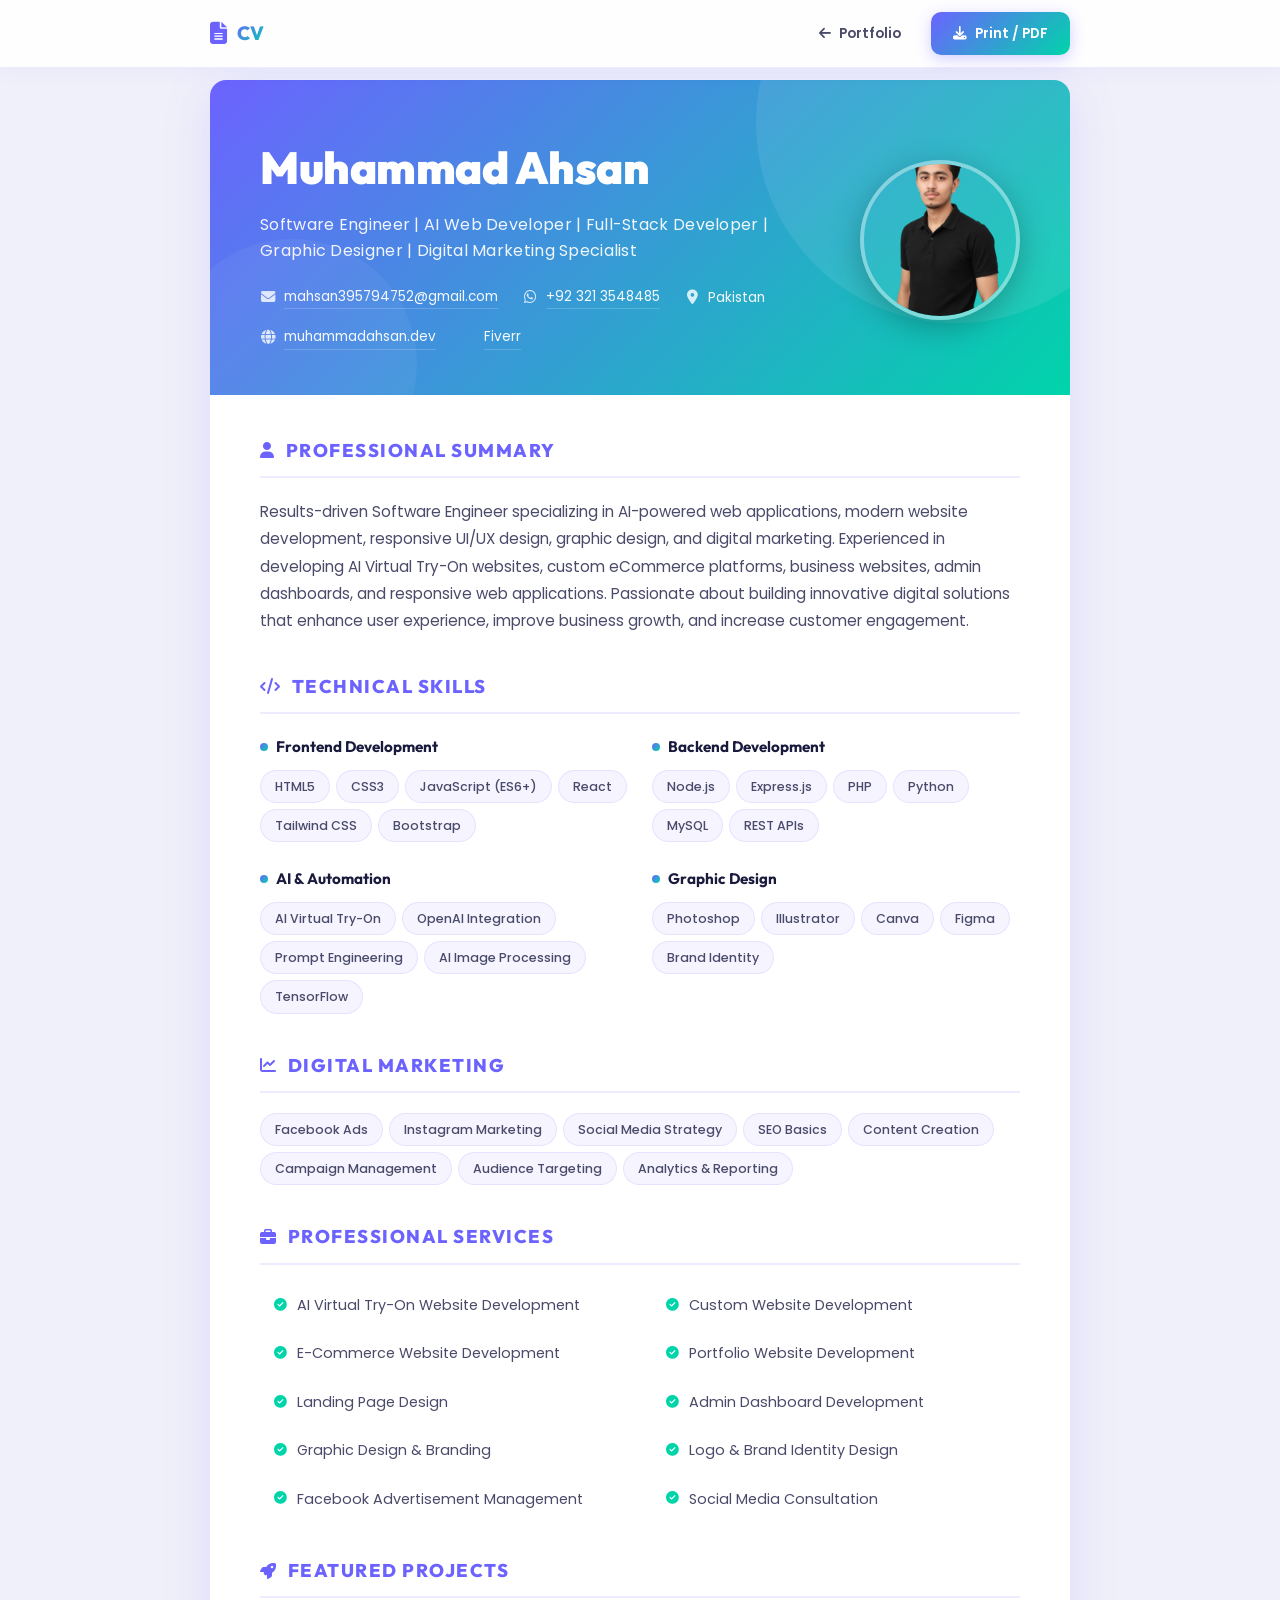
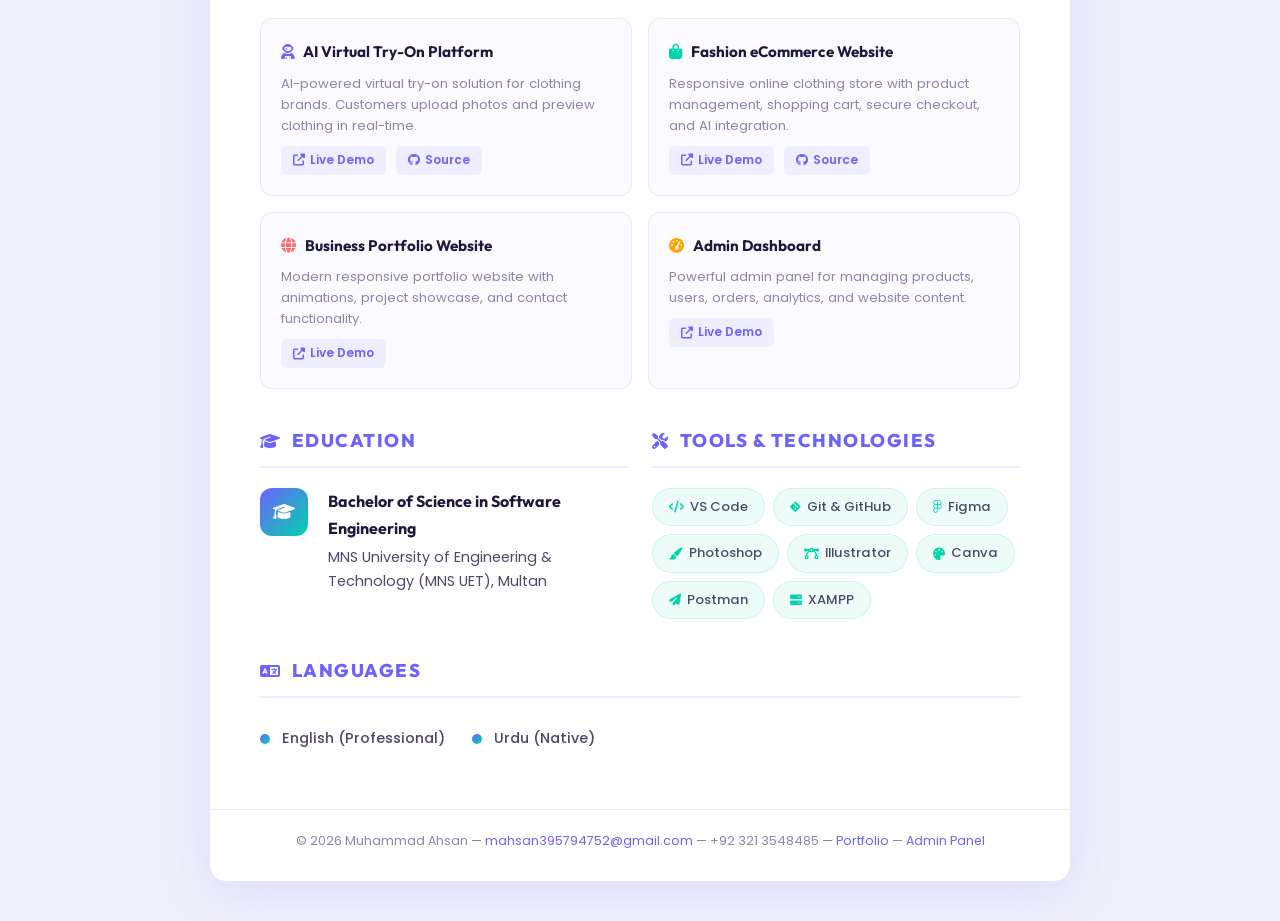
<file: cv.html>
<!DOCTYPE html>
<html lang="en">
<head>
  <meta charset="UTF-8">
  <meta name="viewport" content="width=device-width, initial-scale=1.0">
  <title>Muhammad Ahsan - CV | Software Engineer & AI Developer</title>
  <link rel="preconnect" href="https://fonts.googleapis.com">
  <link rel="preconnect" href="https://fonts.gstatic.com" crossorigin>
  <link href="https://fonts.googleapis.com/css2?family=Poppins:wght@300;400;500;600;700;800&family=Outfit:wght@300;400;500;600;700;800;900&display=swap" rel="stylesheet">
  <link rel="stylesheet" href="https://cdnjs.cloudflare.com/ajax/libs/font-awesome/6.5.1/css/all.min.css">
  <style>
    :root {
      --primary: #6c63ff;
      --primary-dark: #5a52d5;
      --primary-light: #8b83ff;
      --secondary: #00d4aa;
      --accent: #ff6b6b;
      --gradient: linear-gradient(135deg, #6c63ff, #00d4aa);
      --bg: #f0f0fa;
      --bg-card: #ffffff;
      --text: #1a1a3e;
      --text-secondary: #4a4a6a;
      --text-muted: #8888aa;
      --border: rgba(108, 99, 255, 0.12);
      --shadow: 0 4px 20px rgba(108, 99, 255, 0.1);
      --shadow-lg: 0 10px 50px rgba(108, 99, 255, 0.15);
      --radius: 16px;
      --font: 'Poppins', sans-serif;
      --font-heading: 'Outfit', sans-serif;
    }

    * { margin: 0; padding: 0; box-sizing: border-box; }

    body {
      font-family: var(--font);
      background: var(--bg);
      color: var(--text);
      line-height: 1.7;
      -webkit-font-smoothing: antialiased;
    }

    .action-bar {
      position: fixed;
      top: 0;
      left: 0;
      right: 0;
      z-index: 1000;
      background: rgba(255,255,255,0.92);
      backdrop-filter: blur(20px);
      -webkit-backdrop-filter: blur(20px);
      border-bottom: 1px solid var(--border);
      padding: 12px 0;
      box-shadow: 0 2px 20px rgba(108,99,255,0.06);
    }

    .action-bar .container {
      max-width: 900px;
      margin: 0 auto;
      padding: 0 20px;
      display: flex;
      align-items: center;
      justify-content: space-between;
    }

    .action-bar .brand {
      display: flex;
      align-items: center;
      gap: 10px;
      font-family: var(--font-heading);
      font-weight: 800;
      font-size: 1.2rem;
      color: var(--text);
      text-decoration: none;
    }

    .action-bar .brand i {
      color: var(--primary);
      font-size: 1.4rem;
    }

    .action-bar .brand span {
      background: var(--gradient);
      -webkit-background-clip: text;
      -webkit-text-fill-color: transparent;
      background-clip: text;
    }

    .action-buttons {
      display: flex;
      gap: 8px;
    }

    .action-buttons .btn {
      display: inline-flex;
      align-items: center;
      gap: 8px;
      padding: 10px 22px;
      border-radius: 10px;
      font-family: var(--font);
      font-size: 0.85rem;
      font-weight: 600;
      border: none;
      cursor: pointer;
      transition: all 0.3s ease;
      text-decoration: none;
    }

    .btn-print {
      background: var(--gradient);
      color: #fff;
      box-shadow: 0 4px 15px rgba(108, 99, 255, 0.3);
    }

    .btn-print:hover {
      transform: translateY(-2px);
      box-shadow: 0 6px 25px rgba(108, 99, 255, 0.4);
    }

    .btn-save {
      background: #fff;
      color: var(--text);
      border: 1.5px solid var(--border);
    }

    .btn-save:hover {
      border-color: var(--primary);
      color: var(--primary);
      transform: translateY(-2px);
    }

    .btn-back {
      background: transparent;
      color: var(--text-secondary);
      border: 1.5px solid var(--border);
    }

    .btn-back:hover {
      border-color: var(--primary);
      color: var(--primary);
    }

    .cv-wrapper {
      max-width: 900px;
      margin: 80px auto 40px;
      padding: 0 20px;
    }

    .cv {
      background: var(--bg-card);
      border-radius: var(--radius);
      box-shadow: var(--shadow-lg);
      overflow: hidden;
    }

    .cv-header {
      background: var(--gradient);
      color: #fff;
      padding: 50px 50px 45px;
      position: relative;
      overflow: hidden;
    }

    .cv-header-inner {
      display: flex;
      align-items: center;
      gap: 40px;
      position: relative;
      z-index: 2;
    }

    .cv-header-text {
      flex: 1;
    }

    .cv-photo {
      width: 160px;
      height: 160px;
      border-radius: 50%;
      border: 4px solid rgba(255,255,255,0.4);
      object-fit: cover;
      flex-shrink: 0;
      box-shadow: 0 8px 30px rgba(0,0,0,0.25);
      transition: transform 0.3s ease;
    }

    .cv-photo:hover {
      transform: scale(1.03);
    }

    .cv-header::before {
      content: '';
      position: absolute;
      top: -50%;
      right: -10%;
      width: 400px;
      height: 400px;
      background: rgba(255,255,255,0.08);
      border-radius: 50%;
    }

    .cv-header::after {
      content: '';
      position: absolute;
      bottom: -30%;
      left: -5%;
      width: 250px;
      height: 250px;
      background: rgba(255,255,255,0.05);
      border-radius: 50%;
    }

    .cv-header-content {
      position: relative;
      z-index: 2;
    }

    .cv-name {
      font-family: var(--font-heading);
      font-size: 2.8rem;
      font-weight: 900;
      letter-spacing: -0.5px;
      margin-bottom: 6px;
    }

    .cv-role {
      font-size: 1rem;
      font-weight: 400;
      opacity: 0.92;
      margin-bottom: 22px;
      letter-spacing: 0.3px;
      line-height: 1.6;
    }

    .cv-contact-row {
      display: flex;
      flex-wrap: wrap;
      gap: 16px 24px;
    }

    .cv-contact-item {
      display: flex;
      align-items: center;
      gap: 8px;
      font-size: 0.85rem;
      opacity: 0.95;
    }

    .cv-contact-item i {
      width: 16px;
      text-align: center;
      opacity: 0.85;
      font-size: 0.9rem;
    }

    .cv-contact-item a {
      color: #fff;
      text-decoration: none;
      border-bottom: 1px solid rgba(255,255,255,0.2);
      transition: border-color 0.2s;
    }

    .cv-contact-item a:hover {
      border-bottom-color: #fff;
    }

    .cv-body {
      padding: 40px 50px 50px;
    }

    .cv-section {
      margin-bottom: 36px;
    }

    .cv-section:last-child {
      margin-bottom: 0;
    }

    .cv-section-title {
      font-family: var(--font-heading);
      font-size: 1.15rem;
      font-weight: 800;
      color: var(--primary);
      text-transform: uppercase;
      letter-spacing: 1.5px;
      padding-bottom: 10px;
      margin-bottom: 20px;
      border-bottom: 2.5px solid var(--border);
      display: flex;
      align-items: center;
      gap: 10px;
    }

    .cv-section-title i {
      font-size: 1rem;
    }

    .cv-summary {
      font-size: 0.95rem;
      color: var(--text-secondary);
      line-height: 1.8;
    }

    .skills-grid {
      display: grid;
      grid-template-columns: 1fr 1fr;
      gap: 24px;
    }

    .skill-group h4 {
      font-family: var(--font-heading);
      font-size: 0.95rem;
      font-weight: 700;
      color: var(--text);
      margin-bottom: 10px;
      display: flex;
      align-items: center;
      gap: 8px;
    }

    .skill-group h4 .skill-dot {
      width: 8px;
      height: 8px;
      border-radius: 50%;
      background: var(--gradient);
      flex-shrink: 0;
    }

    .skill-tags {
      display: flex;
      flex-wrap: wrap;
      gap: 6px;
    }

    .skill-tag {
      padding: 5px 14px;
      background: rgba(108, 99, 255, 0.07);
      border: 1px solid rgba(108, 99, 255, 0.12);
      border-radius: 20px;
      font-size: 0.78rem;
      font-weight: 500;
      color: var(--text-secondary);
      transition: all 0.2s;
    }

    .skill-tag:hover {
      background: rgba(108, 99, 255, 0.15);
      color: var(--primary);
      border-color: rgba(108, 99, 255, 0.3);
    }

    .services-list {
      display: grid;
      grid-template-columns: 1fr 1fr;
      gap: 8px 24px;
    }

    .service-item {
      display: flex;
      align-items: center;
      gap: 10px;
      padding: 8px 14px;
      border-radius: 10px;
      font-size: 0.9rem;
      color: var(--text-secondary);
      transition: background 0.2s;
    }

    .service-item:hover {
      background: rgba(108, 99, 255, 0.05);
    }

    .service-item i {
      color: var(--secondary);
      font-size: 0.8rem;
      flex-shrink: 0;
    }

    .projects-grid {
      display: grid;
      grid-template-columns: 1fr 1fr;
      gap: 16px;
    }

    .project-item {
      padding: 20px;
      background: rgba(108, 99, 255, 0.03);
      border: 1px solid var(--border);
      border-radius: 12px;
      transition: all 0.3s;
    }

    .project-item:hover {
      border-color: rgba(108, 99, 255, 0.25);
      box-shadow: 0 4px 15px rgba(108, 99, 255, 0.08);
      transform: translateY(-2px);
    }

    .project-item h4 {
      font-family: var(--font-heading);
      font-size: 0.95rem;
      font-weight: 700;
      color: var(--text);
      margin-bottom: 8px;
    }

    .project-item p {
      font-size: 0.82rem;
      color: var(--text-muted);
      line-height: 1.6;
      margin-bottom: 10px;
    }

    .project-links {
      display: flex;
      gap: 10px;
    }

    .project-link {
      display: inline-flex;
      align-items: center;
      gap: 5px;
      font-size: 0.75rem;
      font-weight: 600;
      color: var(--primary);
      text-decoration: none;
      padding: 4px 12px;
      background: rgba(108, 99, 255, 0.08);
      border-radius: 6px;
      transition: all 0.2s;
    }

    .project-link:hover {
      background: var(--primary);
      color: #fff;
    }

    .education-item {
      display: flex;
      gap: 20px;
      align-items: flex-start;
    }

    .edu-icon {
      width: 48px;
      height: 48px;
      display: flex;
      align-items: center;
      justify-content: center;
      background: var(--gradient);
      color: #fff;
      border-radius: 12px;
      font-size: 1.1rem;
      flex-shrink: 0;
    }

    .edu-info h4 {
      font-family: var(--font-heading);
      font-size: 1rem;
      font-weight: 700;
      color: var(--text);
      margin-bottom: 2px;
    }

    .edu-info p {
      font-size: 0.9rem;
      color: var(--text-secondary);
    }

    .edu-info .edu-year {
      font-size: 0.8rem;
      color: var(--text-muted);
      margin-top: 2px;
    }

    .tools-grid {
      display: flex;
      flex-wrap: wrap;
      gap: 8px;
    }

    .tool-tag {
      display: flex;
      align-items: center;
      gap: 6px;
      padding: 7px 16px;
      background: rgba(0, 212, 170, 0.07);
      border: 1px solid rgba(0, 212, 170, 0.15);
      border-radius: 20px;
      font-size: 0.82rem;
      font-weight: 500;
      color: var(--text-secondary);
    }

    .tool-tag i {
      color: var(--secondary);
      font-size: 0.75rem;
    }

    .two-col {
      display: grid;
      grid-template-columns: 1fr 1fr;
      gap: 24px;
    }

    .lang-item {
      display: flex;
      align-items: center;
      gap: 12px;
      padding: 8px 0;
    }

    .lang-dot {
      width: 10px;
      height: 10px;
      border-radius: 50%;
      background: var(--gradient);
    }

    .lang-item span {
      font-size: 0.9rem;
      font-weight: 500;
      color: var(--text-secondary);
    }

    .cv-footer {
      text-align: center;
      padding: 20px 50px 30px;
      font-size: 0.78rem;
      color: var(--text-muted);
      border-top: 1px solid var(--border);
    }

    .cv-footer a {
      color: var(--primary);
      text-decoration: none;
    }

    .cv-footer a:hover {
      text-decoration: underline;
    }

    @media (max-width: 768px) {
      .action-bar .brand { font-size: 1rem; }
      .action-buttons .btn { padding: 8px 14px; font-size: 0.78rem; }
      .btn-back span, .btn-save span { display: none; }

      .cv-wrapper { margin-top: 70px; padding: 0 12px; }
      .cv-header { padding: 30px 24px 28px; }
      .cv-header-inner { flex-direction: column-reverse; text-align: center; gap: 20px; }
      .cv-photo { width: 130px; height: 130px; }
      .cv-name { font-size: 2rem; }
      .cv-role { font-size: 0.85rem; }
      .cv-contact-row { justify-content: center; gap: 10px 18px; }
      .cv-contact-item { font-size: 0.78rem; }

      .cv-body { padding: 28px 24px 32px; }
      .cv-section-title { font-size: 1rem; }

      .skills-grid { grid-template-columns: 1fr; gap: 18px; }
      .services-list { grid-template-columns: 1fr; }
      .projects-grid { grid-template-columns: 1fr; }
      .two-col { grid-template-columns: 1fr; }
    }

    @media (max-width: 480px) {
      .cv-name { font-size: 1.6rem; }
      .cv-header { padding: 24px 18px 22px; }
      .cv-photo { width: 110px; height: 110px; }
      .cv-body { padding: 22px 18px 26px; }
      .cv-contact-row { flex-direction: column; gap: 6px; align-items: center; }
      .action-buttons { gap: 5px; }
      .action-buttons .btn { padding: 7px 10px; font-size: 0.72rem; }
    }

    @media print {
      @page {
        margin: 0.5in;
        size: A4;
      }

      body {
        background: #fff;
        -webkit-print-color-adjust: exact;
        print-color-adjust: exact;
      }

      .action-bar { display: none !important; }

      .cv-wrapper {
        margin: 0;
        padding: 0;
        max-width: 100%;
      }

      .cv {
        box-shadow: none;
        border-radius: 0;
      }

      .cv-header {
        padding: 30px 35px 25px;
        -webkit-print-color-adjust: exact;
        print-color-adjust: exact;
      }

      .cv-photo {
        width: 120px;
        height: 120px;
        -webkit-print-color-adjust: exact;
        print-color-adjust: exact;
        border: 3px solid rgba(255,255,255,0.3);
      }

      .cv-name { font-size: 2.2rem; }
      .cv-body { padding: 20px 35px 15px; }
      .cv-section { margin-bottom: 16px; page-break-inside: avoid; }
      .cv-footer { padding: 12px 35px; }

      .skill-tag, .tool-tag, .service-item, .project-item {
        -webkit-print-color-adjust: exact;
        print-color-adjust: exact;
      }

      .project-item { break-inside: avoid; }
      .project-link { display: none; }
    }
  </style>
</head>
<body>

  <div class="action-bar">
    <div class="container">
      <a href="index.html" class="brand">
        <i class="fas fa-file-alt"></i> <span>CV</span>
      </a>
      <div class="action-buttons">
        <a href="index.html" class="btn btn-back"><i class="fas fa-arrow-left"></i> <span>Portfolio</span></a>
        <button class="btn btn-print" onclick="window.print()"><i class="fas fa-download"></i> <span>Print / PDF</span></button>
      </div>
    </div>
  </div>

  <div class="cv-wrapper">
    <div class="cv">

      <div class="cv-header">
        <div class="cv-header-inner">
          <div class="cv-header-text">
            <h1 class="cv-name">Muhammad Ahsan</h1>
            <p class="cv-role">Software Engineer | AI Web Developer | Full-Stack Developer | Graphic Designer | Digital Marketing Specialist</p>
            <div class="cv-contact-row">
              <div class="cv-contact-item">
                <i class="fas fa-envelope"></i>
                <a href="mailto:mahsan395794752@gmail.com">mahsan395794752@gmail.com</a>
              </div>
              <div class="cv-contact-item">
                <i class="fab fa-whatsapp"></i>
                <a href="https://wa.me/923213548485" target="_blank">+92 321 3548485</a>
              </div>
              <div class="cv-contact-item">
                <i class="fas fa-map-marker-alt"></i>
                <span>Pakistan</span>
              </div>
              <div class="cv-contact-item">
                <i class="fas fa-globe"></i>
                <a href="index.html" target="_blank">muhammadahsan.dev</a>
              </div>
              <div class="cv-contact-item">
                <i class="fab fa-fiverr"></i>
                <a href="https://www.fiverr.com/mahsaan381" target="_blank">Fiverr</a>
              </div>
            </div>
          </div>
          <img src="images/cv-photo.png" alt="Muhammad Ahsan" class="cv-photo">
        </div>
      </div>

      <div class="cv-body">

        <div class="cv-section">
          <h2 class="cv-section-title"><i class="fas fa-user"></i> Professional Summary</h2>
          <p class="cv-summary">
            Results-driven Software Engineer specializing in AI-powered web applications, modern website development, responsive UI/UX design, graphic design, and digital marketing. Experienced in developing AI Virtual Try-On websites, custom eCommerce platforms, business websites, admin dashboards, and responsive web applications. Passionate about building innovative digital solutions that enhance user experience, improve business growth, and increase customer engagement.
          </p>
        </div>

        <div class="cv-section">
          <h2 class="cv-section-title"><i class="fas fa-code"></i> Technical Skills</h2>
          <div class="skills-grid">
            <div class="skill-group">
              <h4><span class="skill-dot"></span> Frontend Development</h4>
              <div class="skill-tags">
                <span class="skill-tag">HTML5</span>
                <span class="skill-tag">CSS3</span>
                <span class="skill-tag">JavaScript (ES6+)</span>
                <span class="skill-tag">React</span>
                <span class="skill-tag">Tailwind CSS</span>
                <span class="skill-tag">Bootstrap</span>
              </div>
            </div>
            <div class="skill-group">
              <h4><span class="skill-dot"></span> Backend Development</h4>
              <div class="skill-tags">
                <span class="skill-tag">Node.js</span>
                <span class="skill-tag">Express.js</span>
                <span class="skill-tag">PHP</span>
                <span class="skill-tag">Python</span>
                <span class="skill-tag">MySQL</span>
                <span class="skill-tag">REST APIs</span>
              </div>
            </div>
            <div class="skill-group">
              <h4><span class="skill-dot"></span> AI & Automation</h4>
              <div class="skill-tags">
                <span class="skill-tag">AI Virtual Try-On</span>
                <span class="skill-tag">OpenAI Integration</span>
                <span class="skill-tag">Prompt Engineering</span>
                <span class="skill-tag">AI Image Processing</span>
                <span class="skill-tag">TensorFlow</span>
              </div>
            </div>
            <div class="skill-group">
              <h4><span class="skill-dot"></span> Graphic Design</h4>
              <div class="skill-tags">
                <span class="skill-tag">Photoshop</span>
                <span class="skill-tag">Illustrator</span>
                <span class="skill-tag">Canva</span>
                <span class="skill-tag">Figma</span>
                <span class="skill-tag">Brand Identity</span>
              </div>
            </div>
          </div>
        </div>

        <div class="cv-section">
          <h2 class="cv-section-title"><i class="fas fa-chart-line"></i> Digital Marketing</h2>
          <div class="skill-tags">
            <span class="skill-tag">Facebook Ads</span>
            <span class="skill-tag">Instagram Marketing</span>
            <span class="skill-tag">Social Media Strategy</span>
            <span class="skill-tag">SEO Basics</span>
            <span class="skill-tag">Content Creation</span>
            <span class="skill-tag">Campaign Management</span>
            <span class="skill-tag">Audience Targeting</span>
            <span class="skill-tag">Analytics & Reporting</span>
          </div>
        </div>

        <div class="cv-section">
          <h2 class="cv-section-title"><i class="fas fa-briefcase"></i> Professional Services</h2>
          <div class="services-list">
            <div class="service-item"><i class="fas fa-check-circle"></i> AI Virtual Try-On Website Development</div>
            <div class="service-item"><i class="fas fa-check-circle"></i> Custom Website Development</div>
            <div class="service-item"><i class="fas fa-check-circle"></i> E-Commerce Website Development</div>
            <div class="service-item"><i class="fas fa-check-circle"></i> Portfolio Website Development</div>
            <div class="service-item"><i class="fas fa-check-circle"></i> Landing Page Design</div>
            <div class="service-item"><i class="fas fa-check-circle"></i> Admin Dashboard Development</div>
            <div class="service-item"><i class="fas fa-check-circle"></i> Graphic Design & Branding</div>
            <div class="service-item"><i class="fas fa-check-circle"></i> Logo & Brand Identity Design</div>
            <div class="service-item"><i class="fas fa-check-circle"></i> Facebook Advertisement Management</div>
            <div class="service-item"><i class="fas fa-check-circle"></i> Social Media Consultation</div>
          </div>
        </div>

        <div class="cv-section">
          <h2 class="cv-section-title"><i class="fas fa-rocket"></i> Featured Projects</h2>
          <div class="projects-grid">
            <div class="project-item">
              <h4><i class="fas fa-user-astronaut" style="color:var(--primary);margin-right:6px;"></i> AI Virtual Try-On Platform</h4>
              <p>AI-powered virtual try-on solution for clothing brands. Customers upload photos and preview clothing in real-time.</p>
              <div class="project-links">
                <a href="index.html#portfolio" class="project-link"><i class="fas fa-external-link-alt"></i> Live Demo</a>
                <a href="https://github.com/ahsan762" target="_blank" class="project-link"><i class="fab fa-github"></i> Source</a>
              </div>
            </div>
            <div class="project-item">
              <h4><i class="fas fa-shopping-bag" style="color:var(--secondary);margin-right:6px;"></i> Fashion eCommerce Website</h4>
              <p>Responsive online clothing store with product management, shopping cart, secure checkout, and AI integration.</p>
              <div class="project-links">
                <a href="index.html#portfolio" class="project-link"><i class="fas fa-external-link-alt"></i> Live Demo</a>
                <a href="https://github.com/ahsan762" target="_blank" class="project-link"><i class="fab fa-github"></i> Source</a>
              </div>
            </div>
            <div class="project-item">
              <h4><i class="fas fa-globe" style="color:var(--accent);margin-right:6px;"></i> Business Portfolio Website</h4>
              <p>Modern responsive portfolio website with animations, project showcase, and contact functionality.</p>
              <div class="project-links">
                <a href="index.html" class="project-link"><i class="fas fa-external-link-alt"></i> Live Demo</a>
              </div>
            </div>
            <div class="project-item">
              <h4><i class="fas fa-tachometer-alt" style="color:#ffa502;margin-right:6px;"></i> Admin Dashboard</h4>
              <p>Powerful admin panel for managing products, users, orders, analytics, and website content.</p>
              <div class="project-links">
                <a href="indexadmin.html" class="project-link"><i class="fas fa-external-link-alt"></i> Live Demo</a>
              </div>
            </div>
          </div>
        </div>

        <div class="cv-section">
          <div class="two-col">
            <div>
              <h2 class="cv-section-title"><i class="fas fa-graduation-cap"></i> Education</h2>
              <div class="education-item">
                <div class="edu-icon"><i class="fas fa-graduation-cap"></i></div>
                <div class="edu-info">
                  <h4>Bachelor of Science in Software Engineering</h4>
                  <p>MNS University of Engineering & Technology (MNS UET), Multan</p>
                </div>
              </div>
            </div>
            <div>
              <h2 class="cv-section-title"><i class="fas fa-tools"></i> Tools & Technologies</h2>
              <div class="tools-grid">
                <span class="tool-tag"><i class="fas fa-code"></i> VS Code</span>
                <span class="tool-tag"><i class="fab fa-git-alt"></i> Git & GitHub</span>
                <span class="tool-tag"><i class="fab fa-figma"></i> Figma</span>
                <span class="tool-tag"><i class="fas fa-paint-brush"></i> Photoshop</span>
                <span class="tool-tag"><i class="fas fa-bezier-curve"></i> Illustrator</span>
                <span class="tool-tag"><i class="fas fa-palette"></i> Canva</span>
                <span class="tool-tag"><i class="fas fa-paper-plane"></i> Postman</span>
                <span class="tool-tag"><i class="fas fa-server"></i> XAMPP</span>
              </div>
            </div>
          </div>
        </div>

        <div class="cv-section">
          <h2 class="cv-section-title"><i class="fas fa-language"></i> Languages</h2>
          <div class="two-col" style="grid-template-columns: 1fr 1fr; max-width: 400px;">
            <div class="lang-item">
              <div class="lang-dot"></div>
              <span>English (Professional)</span>
            </div>
            <div class="lang-item">
              <div class="lang-dot"></div>
              <span>Urdu (Native)</span>
            </div>
          </div>
        </div>

      </div>

      <div class="cv-footer">
        <p>&copy; 2026 Muhammad Ahsan &mdash; <a href="mailto:mahsan395794752@gmail.com">mahsan395794752@gmail.com</a> &mdash; +92 321 3548485 &mdash; <a href="index.html">Portfolio</a> &mdash; <a href="indexadmin.html">Admin Panel</a></p>
      </div>

    </div>
  </div>


</body>
</html>
</file>
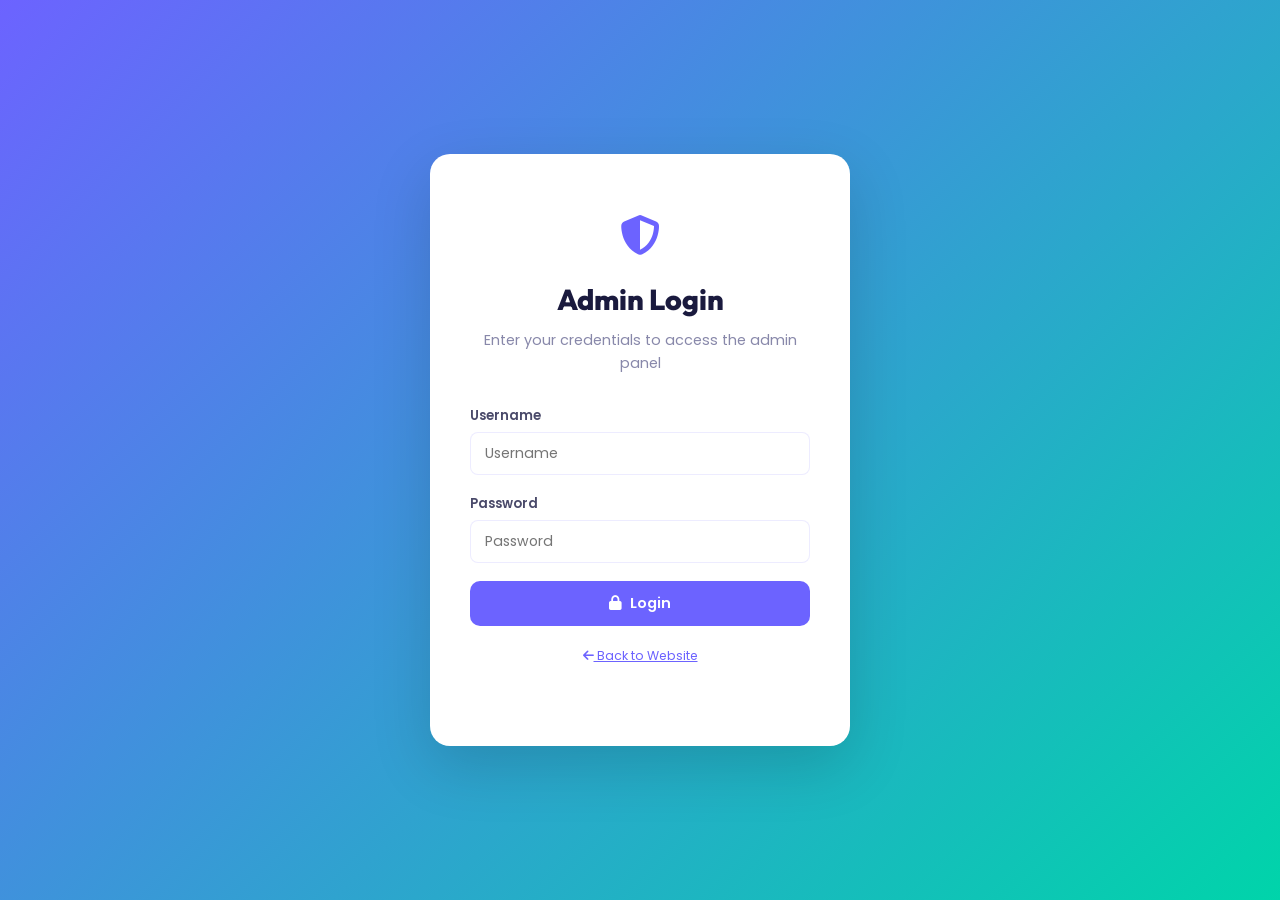
<file: indexadmin.html>
<!DOCTYPE html>
<html lang="en">
<head>
  <meta charset="UTF-8">
  <meta name="viewport" content="width=device-width, initial-scale=1.0">
  <title>Admin Panel - Muhammad Ahsan</title>
  <link rel="preconnect" href="https://fonts.googleapis.com">
  <link rel="preconnect" href="https://fonts.gstatic.com" crossorigin>
  <link href="https://fonts.googleapis.com/css2?family=Poppins:wght@300;400;500;600;700;800&family=Outfit:wght@300;400;500;600;700;800;900&display=swap" rel="stylesheet">
  <link rel="stylesheet" href="https://cdnjs.cloudflare.com/ajax/libs/font-awesome/6.5.1/css/all.min.css">
  <link rel="stylesheet" href="css/admin.css">
</head>
<body>

<div id="loginPage" class="login-page">
  <div class="login-box">
    <div class="logo"><i class="fas fa-shield-halved" style="color:#6c63ff"></i></div>
    <h1>Admin Login</h1>
    <p>Enter your credentials to access the admin panel</p>
    <div id="loginError" class="login-error"></div>
    <form id="loginForm">
      <div class="form-group">
        <label>Username</label>
        <input type="text" id="username" placeholder="Username" required>
      </div>
      <div class="form-group">
        <label>Password</label>
        <input type="password" id="password" placeholder="Password" required>
      </div>
      <button type="submit" class="btn btn-primary"><i class="fas fa-lock"></i> Login</button>
    </form>
    <p style="margin-top:20px;font-size:0.78rem;color:var(--text-muted)">
      <a href="index.html" style="color:var(--primary)"><i class="fas fa-arrow-left"></i> Back to Website</a>
    </p>
  </div>
</div>

<div id="dashboard" class="admin-page" style="display:none">

  <aside class="sidebar">
    <div class="sidebar-header">
      <i class="fas fa-crown" style="color:var(--secondary);font-size:1.5rem"></i>
      <h2><span>A</span>dmin</h2>
      <a href="index.html" class="back-link" title="View Website"><i class="fas fa-external-link-alt"></i></a>
    </div>
    <nav class="sidebar-nav">
      <button class="nav-item active" data-page="dashboard-page"><i class="fas fa-chart-pie"></i> Dashboard</button>
      <button class="nav-item" data-page="projects-page"><i class="fas fa-folder"></i> Projects</button>
      <button class="nav-item" data-page="settings-page"><i class="fas fa-cog"></i> Site Settings</button>
      <button class="nav-item" data-page="contacts-page"><i class="fas fa-address-book"></i> Contacts</button>
    </nav>
    <div class="sidebar-footer">
      <button class="nav-item" id="logoutBtn"><i class="fas fa-right-from-bracket"></i> Logout</button>
    </div>
  </aside>

  <main class="main-content">

    <div id="successMsg" class="success-msg"></div>

    <!-- Dashboard -->
    <section id="dashboard-page" class="page-section active">
      <div class="admin-header">
        <h1>Dashboard</h1>
        <a href="index.html" class="btn btn-secondary btn-sm"><i class="fas fa-eye"></i> View Site</a>
      </div>

      <div class="stats-grid">
        <div class="stat-card">
          <div class="stat-icon blue"><i class="fas fa-folder"></i></div>
          <div class="stat-number" id="statProjects">0</div>
          <div class="stat-label">Projects</div>
        </div>
        <div class="stat-card">
          <div class="stat-icon green"><i class="fas fa-briefcase"></i></div>
          <div class="stat-number" id="statServices">10</div>
          <div class="stat-label">Services</div>
        </div>
        <div class="stat-card">
          <div class="stat-icon orange"><i class="fas fa-envelope"></i></div>
          <div class="stat-number" id="statContacts">0</div>
          <div class="stat-label">Contacts</div>
        </div>
        <div class="stat-card">
          <div class="stat-icon red"><i class="fas fa-globe"></i></div>
          <div class="stat-number" id="statViews">1</div>
          <div class="stat-label">Live Sites</div>
        </div>
      </div>

      <div class="card">
        <div class="card-header">
          <h3><i class="fas fa-clock" style="color:var(--primary);margin-right:8px"></i> Recent Projects</h3>
          <button class="btn btn-primary btn-sm" onclick="document.querySelector('[data-page=projects-page]').click()">
            <i class="fas fa-plus"></i> Manage
          </button>
        </div>
        <div class="card-body">
          <table class="table">
            <thead><tr><th>Project</th><th>Category</th><th>Link</th></tr></thead>
            <tbody id="recentProjects"></tbody>
          </table>
        </div>
      </div>
    </section>

    <!-- Projects -->
    <section id="projects-page" class="page-section">
      <div class="admin-header">
        <h1>Manage <span>Projects</span></h1>
        <button class="btn btn-primary btn-sm" id="addProjectBtn"><i class="fas fa-plus"></i> Add Project</button>
      </div>

      <div class="card">
        <div class="card-body">
          <table class="table">
            <thead><tr><th>Name</th><th>Category</th><th>Link</th><th>Actions</th></tr></thead>
            <tbody id="projectsList"></tbody>
          </table>
        </div>
      </div>
    </section>

    <!-- Site Settings -->
    <section id="settings-page" class="page-section">
      <div class="admin-header">
        <h1>Site <span>Settings</span></h1>
      </div>

      <div class="card">
        <div class="card-header"><h3><i class="fas fa-address-card" style="color:var(--primary);margin-right:8px"></i> Contact Information</h3></div>
        <div class="card-body">
          <form id="siteInfoForm">
            <div class="form-grid">
              <div class="form-group">
                <label><i class="fas fa-envelope" style="color:var(--primary);width:16px"></i> Email</label>
                <input type="email" id="siteEmail" placeholder="your@email.com">
              </div>
              <div class="form-group">
                <label><i class="fas fa-phone" style="color:var(--primary);width:16px"></i> Phone</label>
                <input type="text" id="sitePhone" placeholder="+92 300 1234567">
              </div>
              <div class="form-group">
                <label><i class="fab fa-whatsapp" style="color:var(--primary);width:16px"></i> WhatsApp Number</label>
                <input type="text" id="siteWhatsapp" placeholder="923001234567">
              </div>
              <div class="form-group">
                <label><i class="fas fa-map-marker-alt" style="color:var(--primary);width:16px"></i> Location</label>
                <input type="text" id="siteLocation" placeholder="Pakistan">
              </div>
            </div>

            <div class="card-header" style="padding-left:0;padding-right:0;margin-top:24px"><h3><i class="fas fa-link" style="color:var(--primary);margin-right:8px"></i> Social Links</h3></div>

            <div class="form-grid" style="margin-top:20px">
              <div class="form-group">
                <label><i class="fab fa-facebook" style="color:#1877f2;width:16px"></i> Facebook URL</label>
                <input type="url" id="siteFacebook" placeholder="https://facebook.com/...">
              </div>
              <div class="form-group">
                <label><i class="fab fa-instagram" style="color:#e4405f;width:16px"></i> Instagram URL</label>
                <input type="url" id="siteInstagram" placeholder="https://instagram.com/...">
              </div>
              <div class="form-group">
                <label><i class="fab fa-linkedin" style="color:#0a66c2;width:16px"></i> LinkedIn URL</label>
                <input type="url" id="siteLinkedin" placeholder="https://linkedin.com/in/...">
              </div>
              <div class="form-group">
                <label><i class="fab fa-github" style="color:#333;width:16px"></i> GitHub URL</label>
                <input type="url" id="siteGithub" placeholder="https://github.com/...">
              </div>
              <div class="form-group">
                <label><i class="fab fa-youtube" style="color:#ff0000;width:16px"></i> YouTube URL</label>
                <input type="url" id="siteYoutube" placeholder="https://youtube.com/@...">
              </div>
              <div class="form-group">
                <label><i class="fab fa-fiverr" style="color:#1dbf73;width:16px"></i> Fiverr Profile URL</label>
                <input type="url" id="siteFiverr" placeholder="https://fiverr.com/...">
              </div>
            </div>

            <button type="submit" class="btn btn-primary" style="margin-top:20px;width:auto">
              <i class="fas fa-save"></i> Save Settings
            </button>
          </form>
        </div>
      </div>
    </section>

    <!-- Contacts -->
    <section id="contacts-page" class="page-section">
      <div class="admin-header">
        <h1>Contact <span>Information</span></h1>
        <a href="index.html#contact" class="btn btn-secondary btn-sm"><i class="fas fa-envelope"></i> View Contact Form</a>
      </div>

      <div class="card">
        <div class="card-header"><h3><i class="fas fa-address-book" style="color:var(--primary);margin-right:8px"></i> Saved Contact Details</h3></div>
        <div class="card-body">
          <p style="font-size:0.85rem;color:var(--text-muted);margin-bottom:16px">
            Update your contact details in <strong>Site Settings</strong>. The information below reflects your saved settings.
          </p>
          <table class="table">
            <thead><tr><th>Type</th><th>Value</th></tr></thead>
            <tbody id="contactsList"></tbody>
          </table>
        </div>
      </div>
    </section>

  </main>
</div>

<!-- Project Modal -->
<div id="projectModal" class="modal-overlay">
  <div class="modal">
    <h2 id="modalTitle">Add Project</h2>
    <form id="projectForm">
      <input type="hidden" id="projectIndex">
      <div class="form-group">
        <label>Project Name *</label>
        <input type="text" id="projectName" placeholder="e.g. AI Virtual Try-On Platform" required>
      </div>
      <div class="form-group">
        <label>Description</label>
        <textarea id="projectDesc" rows="3" placeholder="Brief description of the project"></textarea>
      </div>
      <div class="form-row">
        <div class="form-group">
          <label>Category</label>
          <select id="projectCategory">
            <option value="Website">Website</option>
            <option value="AI">AI Project</option>
            <option value="Design">Graphic Design</option>
            <option value="Marketing">Marketing</option>
            <option value="E-Commerce">E-Commerce</option>
            <option value="Other">Other</option>
          </select>
        </div>
        <div class="form-group">
          <label>Project Link (URL)</label>
          <input type="url" id="projectLink" placeholder="https://... or relative path">
        </div>
      </div>
      <div class="modal-actions">
        <button type="submit" class="btn btn-primary"><i class="fas fa-save"></i> Save Project</button>
        <button type="button" class="btn btn-secondary" id="cancelProject"><i class="fas fa-times"></i> Cancel</button>
      </div>
    </form>
  </div>
</div>

<script src="js/admin.js"></script>
</body>
</html>
</file>
<file: css/admin.css>
* { margin: 0; padding: 0; box-sizing: border-box; }

:root {
  --primary: #6c63ff;
  --primary-dark: #5a52d5;
  --secondary: #00d4aa;
  --bg: #f0f0fa;
  --bg-card: #fff;
  --text: #1a1a3e;
  --text-secondary: #4a4a6a;
  --text-muted: #8888aa;
  --border: rgba(108,99,255,0.12);
  --shadow: 0 2px 12px rgba(108,99,255,0.08);
  --radius: 12px;
  --font: 'Poppins', sans-serif;
  --font-heading: 'Outfit', sans-serif;
}

body {
  font-family: var(--font);
  background: var(--bg);
  color: var(--text);
  line-height: 1.6;
}

.login-page {
  min-height: 100vh;
  display: flex;
  align-items: center;
  justify-content: center;
  background: linear-gradient(135deg, #6c63ff, #00d4aa);
  padding: 20px;
}

.login-box {
  background: #fff;
  border-radius: 20px;
  padding: 50px 40px;
  width: 100%;
  max-width: 420px;
  box-shadow: 0 20px 60px rgba(0,0,0,0.15);
  text-align: center;
}

.login-box .logo { font-size: 2.5rem; margin-bottom: 8px; }
.login-box h1 { font-family: var(--font-heading); font-size: 1.8rem; font-weight: 800; margin-bottom: 6px; }
.login-box p { color: var(--text-muted); font-size: 0.9rem; margin-bottom: 30px; }

.login-box .form-group {
  text-align: left;
  margin-bottom: 18px;
}

.login-box label {
  display: block;
  font-size: 0.82rem;
  font-weight: 600;
  color: var(--text-secondary);
  margin-bottom: 6px;
}

.login-box input {
  width: 100%;
  padding: 12px 16px;
  border: 1.5px solid var(--border);
  border-radius: 10px;
  font-family: var(--font);
  font-size: 0.92rem;
  transition: border-color 0.3s;
}

.login-box input:focus { outline: none; border-color: var(--primary); }

.btn {
  display: inline-flex;
  align-items: center;
  justify-content: center;
  gap: 8px;
  padding: 12px 28px;
  border-radius: 10px;
  font-family: var(--font);
  font-size: 0.9rem;
  font-weight: 600;
  border: none;
  cursor: pointer;
  transition: all 0.3s;
  text-decoration: none;
  width: 100%;
}

.btn-primary { background: var(--primary); color: #fff; }
.btn-primary:hover { background: var(--primary-dark); transform: translateY(-2px); box-shadow: 0 6px 20px rgba(108,99,255,0.3); }
.btn-danger { background: #ff4757; color: #fff; }
.btn-danger:hover { background: #e84142; }
.btn-secondary { background: rgba(108,99,255,0.08); color: var(--primary); }
.btn-secondary:hover { background: rgba(108,99,255,0.15); }
.btn-sm { padding: 8px 16px; font-size: 0.8rem; width: auto; }

.login-error {
  background: #ffeaea;
  color: #ff4757;
  padding: 10px 16px;
  border-radius: 8px;
  font-size: 0.82rem;
  margin-bottom: 16px;
  display: none;
}

.login-error.show { display: block; }

.admin-page {
  display: flex;
  min-height: 100vh;
}

.sidebar {
  width: 260px;
  background: #1a1a3e;
  color: #fff;
  padding: 0;
  position: fixed;
  top: 0;
  left: 0;
  bottom: 0;
  z-index: 100;
  display: flex;
  flex-direction: column;
}

.sidebar-header {
  padding: 24px 20px;
  border-bottom: 1px solid rgba(255,255,255,0.08);
  display: flex;
  align-items: center;
  gap: 12px;
}

.sidebar-header h2 { font-family: var(--font-heading); font-size: 1.2rem; font-weight: 800; }
.sidebar-header h2 span { color: var(--secondary); }
.sidebar-header .back-link {
  margin-left: auto;
  color: rgba(255,255,255,0.5);
  font-size: 1.1rem;
  transition: color 0.2s;
}
.sidebar-header .back-link:hover { color: #fff; }

.sidebar-nav { padding: 16px 12px; flex: 1; }

.nav-item {
  display: flex;
  align-items: center;
  gap: 12px;
  padding: 12px 16px;
  border-radius: 10px;
  color: rgba(255,255,255,0.6);
  text-decoration: none;
  font-size: 0.88rem;
  font-weight: 500;
  transition: all 0.2s;
  margin-bottom: 4px;
  cursor: pointer;
  border: none;
  background: none;
  width: 100%;
  text-align: left;
  font-family: var(--font);
}

.nav-item:hover { background: rgba(255,255,255,0.06); color: #fff; }
.nav-item.active { background: var(--primary); color: #fff; }
.nav-item i { width: 20px; text-align: center; font-size: 1rem; }

.sidebar-footer {
  padding: 16px 12px;
  border-top: 1px solid rgba(255,255,255,0.08);
}

.main-content {
  flex: 1;
  margin-left: 260px;
  padding: 30px;
}

.admin-header {
  display: flex;
  align-items: center;
  justify-content: space-between;
  margin-bottom: 30px;
}

.admin-header h1 {
  font-family: var(--font-heading);
  font-size: 1.8rem;
  font-weight: 800;
}

.admin-header h1 span { color: var(--primary); }

.page-section { display: none; }
.page-section.active { display: block; }

.stats-grid {
  display: grid;
  grid-template-columns: repeat(4, 1fr);
  gap: 20px;
  margin-bottom: 30px;
}

.stat-card {
  background: var(--bg-card);
  border-radius: var(--radius);
  padding: 24px;
  box-shadow: var(--shadow);
  border: 1px solid var(--border);
}

.stat-card .stat-icon {
  width: 48px;
  height: 48px;
  border-radius: 12px;
  display: flex;
  align-items: center;
  justify-content: center;
  font-size: 1.3rem;
  margin-bottom: 14px;
}

.stat-card .stat-icon.blue { background: rgba(108,99,255,0.1); color: var(--primary); }
.stat-card .stat-icon.green { background: rgba(0,212,170,0.1); color: var(--secondary); }
.stat-card .stat-icon.orange { background: rgba(255,165,2,0.1); color: #ffa502; }
.stat-card .stat-icon.red { background: rgba(255,107,107,0.1); color: #ff6b6b; }

.stat-card .stat-number {
  font-family: var(--font-heading);
  font-size: 2rem;
  font-weight: 800;
  line-height: 1.2;
}

.stat-card .stat-label {
  font-size: 0.82rem;
  color: var(--text-muted);
  font-weight: 500;
}

.card {
  background: var(--bg-card);
  border-radius: var(--radius);
  box-shadow: var(--shadow);
  border: 1px solid var(--border);
  overflow: hidden;
}

.card-header {
  padding: 18px 24px;
  border-bottom: 1px solid var(--border);
  display: flex;
  align-items: center;
  justify-content: space-between;
}

.card-header h3 {
  font-family: var(--font-heading);
  font-size: 1.05rem;
  font-weight: 700;
}

.card-body { padding: 24px; }

.table {
  width: 100%;
  border-collapse: collapse;
}

.table th, .table td {
  text-align: left;
  padding: 12px 16px;
  border-bottom: 1px solid var(--border);
  font-size: 0.85rem;
}

.table th {
  font-weight: 600;
  color: var(--text-muted);
  font-size: 0.78rem;
  text-transform: uppercase;
  letter-spacing: 0.5px;
}

.table tr:hover td { background: rgba(108,99,255,0.02); }

.table .actions { display: flex; gap: 6px; }

.empty-state {
  text-align: center;
  padding: 40px;
  color: var(--text-muted);
}

.empty-state i { font-size: 2.5rem; margin-bottom: 12px; opacity: 0.4; }

.modal-overlay {
  position: fixed;
  inset: 0;
  background: rgba(0,0,0,0.4);
  z-index: 200;
  display: none;
  align-items: center;
  justify-content: center;
  padding: 20px;
}

.modal-overlay.show { display: flex; }

.modal {
  background: #fff;
  border-radius: 16px;
  width: 100%;
  max-width: 560px;
  max-height: 90vh;
  overflow-y: auto;
  padding: 30px;
  box-shadow: 0 20px 60px rgba(0,0,0,0.2);
}

.modal h2 {
  font-family: var(--font-heading);
  font-size: 1.3rem;
  font-weight: 800;
  margin-bottom: 20px;
}

.modal .form-group {
  margin-bottom: 16px;
}

.modal label {
  display: block;
  font-size: 0.82rem;
  font-weight: 600;
  color: var(--text-secondary);
  margin-bottom: 6px;
}

.modal input, .modal textarea, .modal select {
  width: 100%;
  padding: 10px 14px;
  border: 1.5px solid var(--border);
  border-radius: 8px;
  font-family: var(--font);
  font-size: 0.88rem;
  transition: border-color 0.3s;
}

.modal input:focus, .modal textarea:focus, .modal select:focus {
  outline: none;
  border-color: var(--primary);
}

.modal textarea { resize: vertical; min-height: 80px; }

.modal .form-row {
  display: grid;
  grid-template-columns: 1fr 1fr;
  gap: 14px;
}

.modal .modal-actions {
  display: flex;
  gap: 10px;
  margin-top: 24px;
}

.form-grid {
  display: grid;
  grid-template-columns: 1fr 1fr;
  gap: 16px;
}

.form-group { margin-bottom: 16px; }
.form-group label { 
  display: block; 
  font-size: 0.82rem; 
  font-weight: 600; 
  color: var(--text-secondary); 
  margin-bottom: 6px; 
}
.form-group input, .form-group textarea {
  width: 100%;
  padding: 10px 14px;
  border: 1.5px solid var(--border);
  border-radius: 8px;
  font-family: var(--font);
  font-size: 0.88rem;
}

.success-msg {
  background: #e8faf5;
  color: #00b894;
  padding: 12px 16px;
  border-radius: 8px;
  font-size: 0.85rem;
  margin-bottom: 16px;
  display: none;
}

.success-msg.show { display: block; }

@media (max-width: 992px) {
  .sidebar { width: 220px; }
  .main-content { margin-left: 220px; padding: 20px; }
  .stats-grid { grid-template-columns: repeat(2, 1fr); }
}

@media (max-width: 768px) {
  .sidebar { 
    width: 100%; 
    position: relative;
    min-height: auto;
  }
  .main-content { margin-left: 0; }
  .admin-page { flex-direction: column; }
  .stats-grid { grid-template-columns: repeat(2, 1fr); gap: 12px; }
  .form-grid { grid-template-columns: 1fr; }
  .modal .form-row { grid-template-columns: 1fr; }
}
</file>
